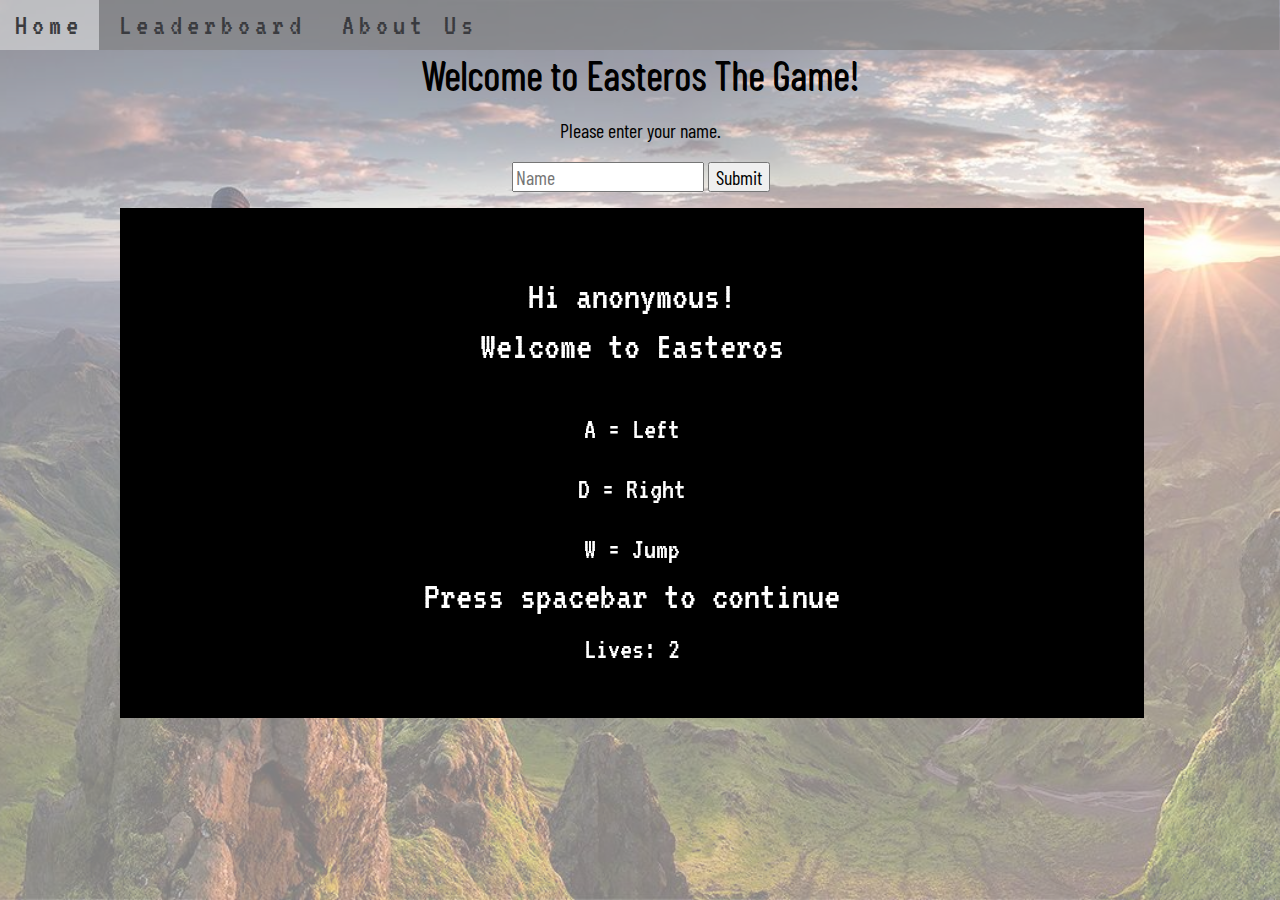
<file: index.html>
<!DOCTYPE>
<html>
  <head>
    <title>Easteros</title>
    <link rel="stylesheet" href="styles.css">
    <link href="https://fonts.googleapis.com/css?family=Barlow+Condensed|VT323" rel="stylesheet">
  </head>
<body class="body">
  <header id="home" class="mainheader">
    <nav class="topnav">
      <a class="active" href="index.html">Home</a>
      <a class="active" href="leaderboard.html">Leaderboard</a>
      <a class="active" href="about-us.html">About Us</a>
    </nav>
    <!--<h6 class="h6main">Easteros The Game</h6> -->
  </header>
  <main>
    <section>
      <div class="howto">
        <p class="welcome">Welcome to Easteros The Game!</p>
        <!--<p class="controls">Here's how to play:</p>
        <p class="controls">W key = Jump</p>
        <p class="controls">D key = Forward</p>
        <p class="controls">A key = Backwards</p> -->
        <p class="name">Please enter your name.</p>
      </div>
        <form id="form1">
        <input type="text" id="userName" placeholder="Name" required="required">
        <button type="submit">Submit</button>
        </form>
     <div class="username" id="userName"></div>
    </section>

  <div class="canvas-size">
    <canvas id="canvas"></canvas>
  </div>
</main>
  <img class= "img-no-display" src="img/mario.png" id="hero1"/>
  <img class= "img-no-display" src="img/lizahero.png" id="hero2"/>
  <img class= "img-no-display" src="img/cloud.png" id="bg"/>
  <img class= "img-no-display" src="img/newbackground.png" id="fg"/>
  <img class= "img-no-display" src="img/space.png" id="space"/>
  <img class= "img-no-display" src="img/ufo.png" id="ufo"/>
  <img class= "img-no-display" src="img/galaxy.png" id="galaxy"/>
  <img class= "img-no-display" src="img/planet.png" id="planet"/>
  <img class= "img-no-display" src="img/sun.png" id="sun"/>
  <img class= "img-no-display" src="img/saturn.png" id="saturn"/>
  <img class= "img-no-display" src="img/rsz_earth.png" id="earth"/>
  <img class= "img-no-display" src="img/rsz_asteroidbelt1.png" id="asteroids"/>
  <img class= "img-no-display" src="img/moon.png" id="moon"/>
  <img class= "img-no-display" src="img/rsz_spaceship.png" id="mothership"/>
  <img class= "img-no-display" src="img/death-star.png" id="deathstar"/>
  <img class= "img-no-display" src="img/rsz_cruiserside.png" id="cruiser"/>
  <img class= "img-no-display" src="img/debris.png" id="debris"/>
  <footer></footer>
  <script src='javascript/maps.js'></script>
  <script src='javascript/main.js'></script>
</body>
</html>
</file>
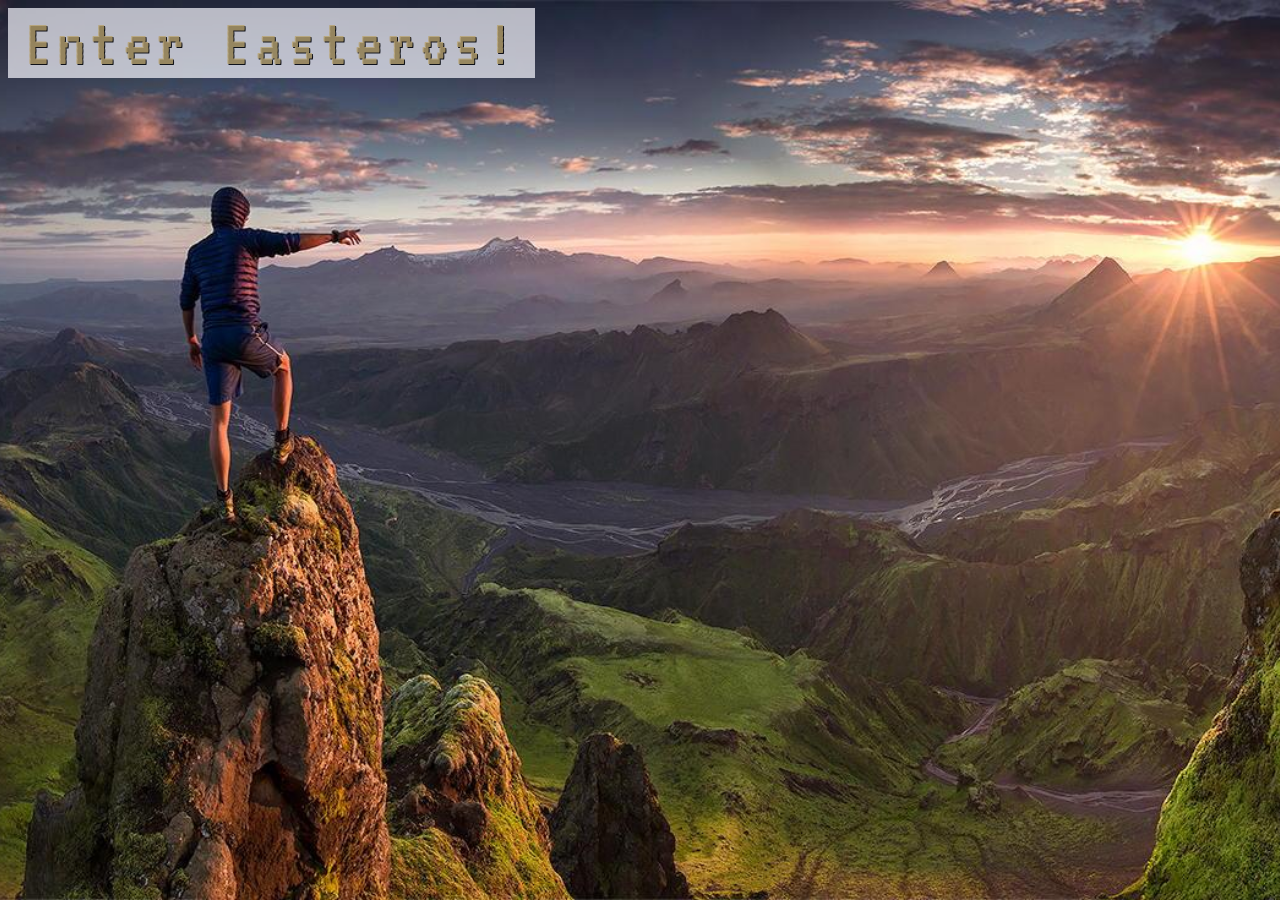
<file: enter.html>
<!DOCTYPE>
<html>
  <head>
    <title>Easteros</title>
    <link rel="stylesheet" href="enter.css">
    <link href="https://fonts.googleapis.com/css?family=Barlow+Condensed|VT323" rel="stylesheet">
</head>
  <body class="mainheader">
    <nav class="topnav">
      <a class="active" href="index.html">Enter Easteros!</a>
    </nav>
    <footer></footer>
  </body>
</html>
</file>
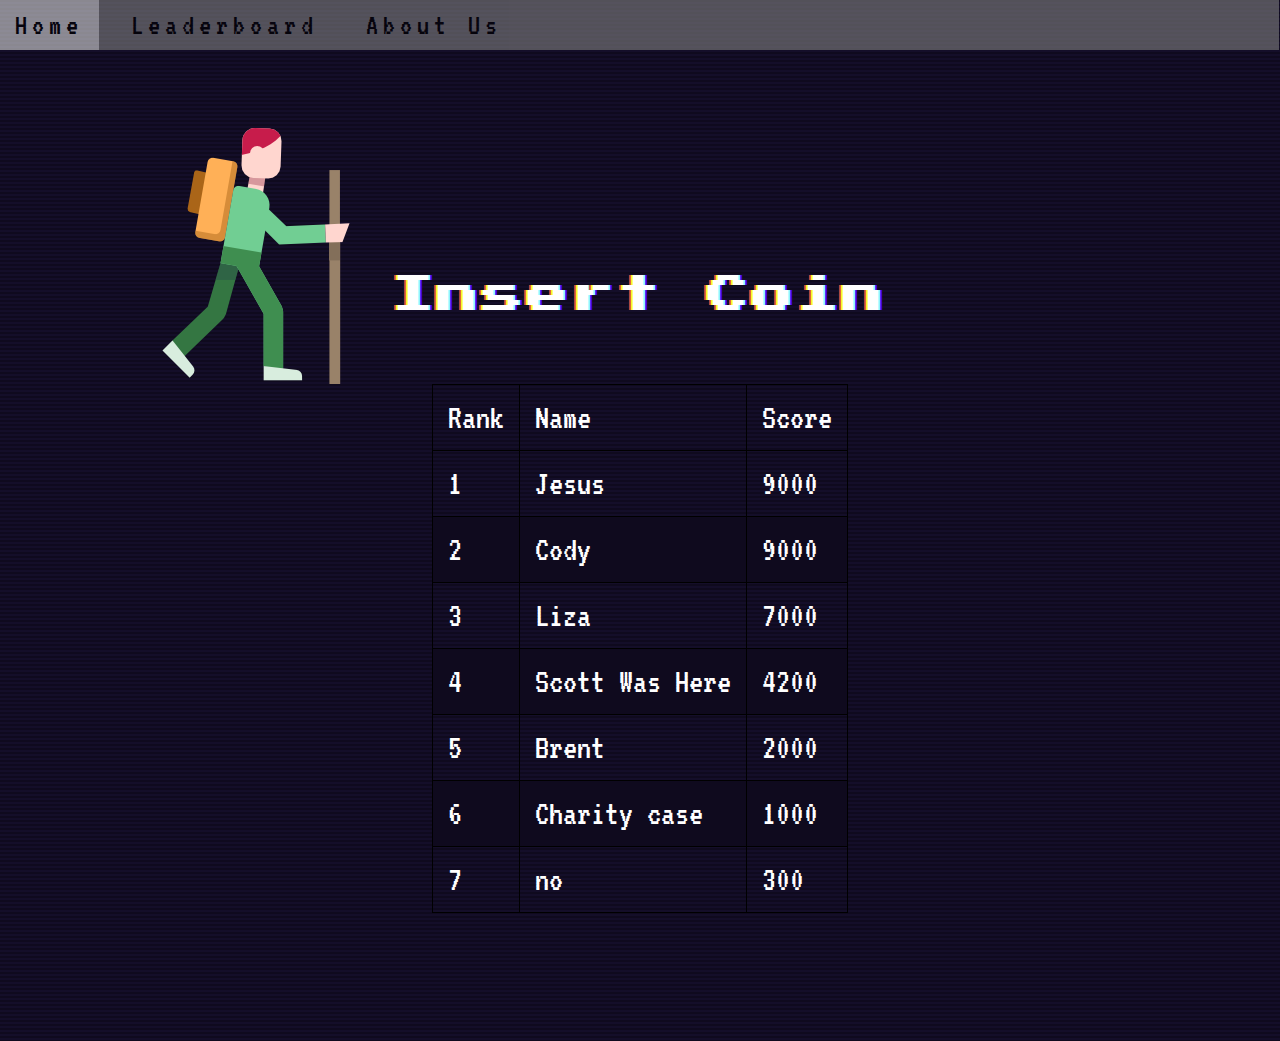
<file: leaderboard.html>
<!DOCTYPE html>
<html>
  <head>
    <link rel="stylesheet" href="leaderboard.css">
    <link href="https://fonts.googleapis.com/css?family=Barlow+Condensed|VT323" rel="stylesheet">
    <link href="https://fonts.googleapis.com/css?family=Press+Start+2P" rel="stylesheet">
  </head>
<body>
  <header>
    <nav class="topnav">
      <a class="active" href="index.html">Home</a>
      <a class="active" href="leaderboard.html">Leaderboard</a>
      <a class="active" href="about-us.html">About Us</a>
    </nav>
  </header>
  <section class="hikeicon"></section>
  <div>Insert Coin</div>
  <section class="leaderboard">
    <table id="main-table"></table>
  </section>
  <footer></footer>
  <script src='javascript/leaderboard.js'></script>
</body>
</html>
</file>
<file: styles.css>
.img-no-display {
  display: none;
}

.body {
  display: block;
  position: relative;
  margin: 0;
}

.body::after {
  content: "";
  background: url(img/header.jpg);
  background-position:center;
  background-repeat:no-repeat;
  background-size: cover;
  opacity: 0.5;
  top: 0;
  left: 0;
  bottom: 0;
  right: 0;
  position: absolute;
  z-index: -1;
  margin: 0;
}

.topnav {
  overflow: hidden;
  background-color: gray;
  position: absolute;
  background-position: center;
  top: 0%;
  width: 100%;
  right: .1%;
  opacity: .6;
  z-index: 10;
  padding-top: 10px;
  padding-bottom: 10px;
}

.topnav a {
  display: inline;
  color: black;
  text-align: left;
  padding: 14px 16px;
  text-decoration: none;
  font-size: 30px;
  font-family: 'VT323', monospace;
  letter-spacing: 5px;
}

.topnav a:hover {
  background-color: #ddd;
  color: black;
}

.canvas-size{
  text-align: center;
  z-index: 10;
  padding-bottom: 10px;
}

input {
  position: relative;
  color: black;
  display: inline-block;
  left: 40%;
  font-family: 'Barlow Condensed', sans-serif;
  font-size: 20px;
}

button {
  position: relative;
  color: black;
  display: inline-block;
  left: 40%;
  font-family: 'Barlow Condensed', sans-serif;
  font-size: 20px;
}

button:hover {
  -webkit-transform: rotateZ(-30deg);
  -ms-transform: rotateZ(-30deg);
  transform: rotateZ(-30deg);
  background:#53a7ea;
}

.userName {
  position: relative;
  color: white;
  display: inline-block;
  position: relative;
  left: 40%;
  font-family: 'Barlow Condensed', sans-serif;
  font-size: 20px;
}

.howto {
  text-align: center;
  position: relative;
}

.welcome {
  font-family: 'Barlow Condensed', sans-serif;
  text-shadow: 1px 1px #000;
  font-size: 40px;
  padding-top: 50px;
  margin: 0%;
}

.controls {
  font-family: 'Barlow Condensed', sans-serif;
  font-size: 20px;
}

.name {
  font-family: 'Barlow Condensed', sans-serif;
  font-size: 20px;
}
</file>
<file: enter.css>
body {
  background-image: url(img/header.jpg);
  background-position: center;
  position: fixed;
  background-repeat: no-repeat;
  background-size: cover;
  max-height: 400px;
}

.topnav {
  overflow: hidden;
  background-color: #F8F8FF;
  opacity: 0.7;
  z-index: 1;
  text-align: center;
}

.topnav a {
  text-align: center;
  padding: 14px 16px;
  text-decoration: none;
  font-size: 70px;
  font-family: 'VT323', monospace;
  color: rgba(242, 210, 130, .8);
  text-shadow: 1px 1px #000;
  letter-spacing: 5px;
}

.topnav a:hover {
  background-color: #ddd;
  color: black;
}
</file>
<file: leaderboard.css>
.topnav {
  overflow: hidden;
  background-color: gray;
  position: absolute;
  background-position: center;
  top: 0%;
  width: 100%;
  right: .1%;
  opacity: .6;
  z-index: 10;
  padding-top: 10px;
  padding-bottom: 10px;
}

.topnav a {
  display: inline;
  color: black;
  text-align: left;
  padding: 14px 16px;
  text-decoration: none;
  font-size: 30px;
  font-family: 'VT323', monospace;
  letter-spacing: 5px;
}

.topnav a:hover {
  background-color: #ddd;
  color: black;
}

#main-table {
  font-family: 'VT323', monospace;
  color: white;
  font-size: 35px;
  border-collapse: collapse;
  text-align: center;
  margin:auto;
}

table, td, th {
  border: 1px solid black;
  text-align: left;
  padding: 15px;
  empty-cells: show;
}

tr:nth-child(even) {
  background-color: #0f0a1e;
}

.leaderboard {
  padding-bottom: 10%;
}

.hikeicon {
  background-image: url(img/leaderboardhiker.png);
  display: inline-block;
  position: relative;
  padding-right: 10%;
  padding-left: 10%;
  padding-top: 10%;
  padding-bottom: 10%;
  margin-right: 10%;
  margin-left: 10%;
  margin-top: 10%;
  background-repeat: no-repeat;
  background-position: center;
  background-size: contain;
}

body {
  margin: 0;
  padding: 0;
  height: 100%;
  font-family: 'Press Start 2P', cursive;
  background: repeating-linear-gradient(to bottom, #0f0a1e, #0f0a1e 2px, #140e29 2px, #140e29 4px);
}

div {
  position: absolute;
  top: 275px;
  left: 0;
  bottom: 0;
  right: 0;
  height: 300px;
  color: #fff;
  width: 100%;
  text-align: center;
  font-size: 40px;
  line-height: 40px;
  letter-spacing: 5px;
  text-shadow: -2px 0 0 #fdff2a, -4px 0 0 #df4a42, 2px 0 0 #91fcfe, 4px 0 0 #4405fc;
  animation: blink 1s steps(4, start) infinite;
}

@-moz-keyframes blink {
  to {
    visibility: hidden;
  }
}

@-webkit-keyframes blink {
  to {
    visibility: hidden;
  }
}

@-o-keyframes blink {
  to {
    visibility: hidden;
  }
}

@keyframes blink {
  to {
    visibility: hidden;
  }
}
</file>
